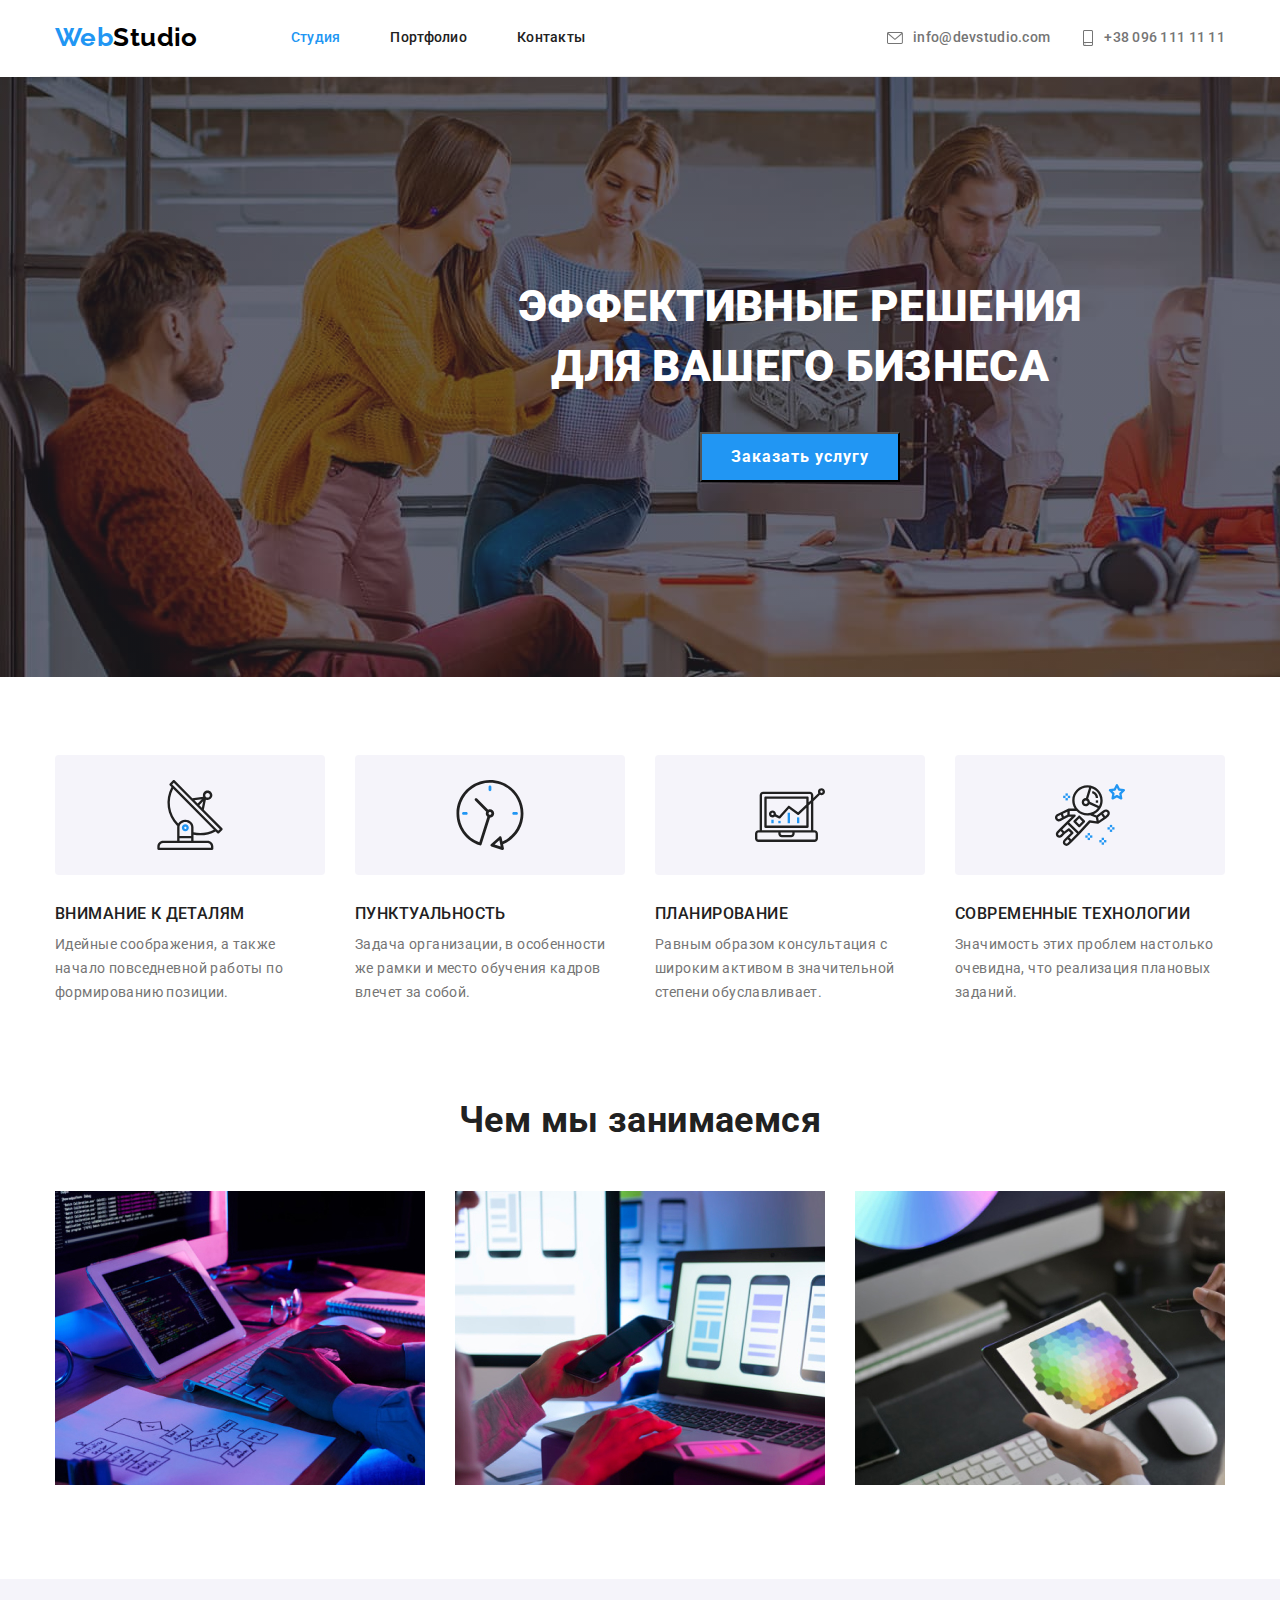
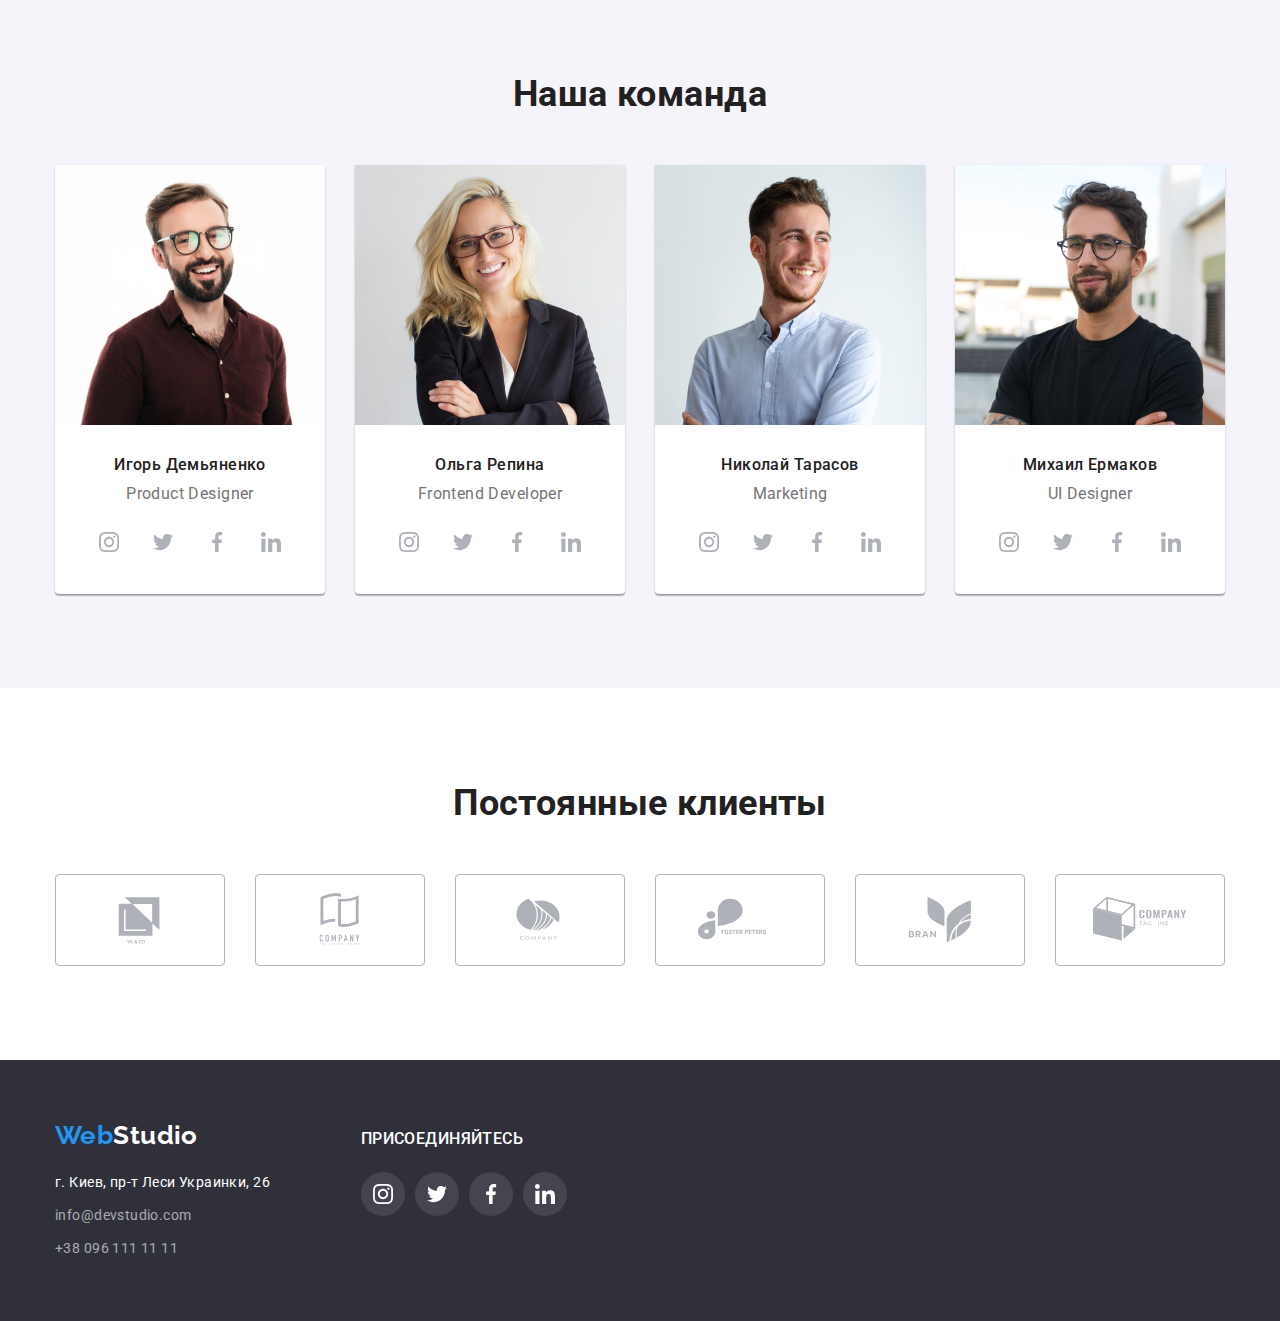
<file: index.html>
<!DOCTYPE html>
<html lang="ru">

<head>
    <meta charset="UTF-8">
    <meta http-equiv="X-UA-Compatible" content="IE=edge">
    <meta name="viewport" content="width=device-width, initial-scale=1.0">
    <link rel="stylesheet" href="./css/modern-normalize.css">
    <link rel="preconnect" href="https://fonts.gstatic.com">
    <link
        href="https://fonts.googleapis.com/css2?family=Raleway:wght@700&family=Roboto:wght@400;500;700;900&display=swap"
        rel="stylesheet">
    <link rel="stylesheet" href="./css/styles.css">
    <title>Document</title>
</head>

<template class="icons">
    <svg class="iconos">
        <use href="./img/svg/sprite.svg#icon-instagram"></use>
    </svg>
    <svg class="iconos">
        <use href="./img/svg/sprite.svg#icon-twitter"></use>
    </svg>
    <svg class="iconos">
        <use href="./img/svg/sprite.svg#icon-facebook"></use>
    </svg>
    <svg class="iconos">
        <use href="./img/svg/sprite.svg#icon-linkedin"></use>
    </svg>
    <svg class="iconos">
        <use href="./img/svg/sprite.svg#icon-mail"></use>
    </svg>
    <svg class="iconos">
        <use href="./img/svg/sprite.svg#icon-smartphone"></use>
    </svg>
    <svg class="iconos">
        <use href="./img/svg/sprite.svg#icon-Logo-1"></use>
    </svg>
    <svg class="iconos">
        <use href="./img/svg/sprite.svg#icon-Logo-2"></use>
    </svg>
    <svg class="iconos">
        <use href="./img/svg/sprite.svg#icon-Logo-3"></use>
    </svg>
    <svg class="iconos">
        <use href="./img/svg/sprite.svg#icon-Logo-4"></use>
    </svg>
    <svg class="iconos">
        <use href="./img/svg/sprite.svg#icon-Logo-5"></use>
    </svg>
    <svg class="iconos">
        <use href="./img/svg/sprite.svg#icon-Logo-6"></use>
    </svg>
</template>

<body>
    <!--Шапка сайта-->
    <header>
        <div class="container total-main-nav">
            <nav class="main-nav">
                <a href="./index.html" class="logo">
                    Web<span class="logo-black-part">Studio</span>
                </a>
                <ul class="navigation list">
                    <li class="item"><a href="./index.html" class="current link">Студия</a></li>
                    <li class="item"><a href="./portfolio.html" class="link">Портфолио</a></li>
                    <li class="item"><a href="" class="link">Контакты</a></li>
                </ul>
            </nav>
            <ul class=" navigation list cont">
                <li class="item">
                    <a href=" mailto:info@devstudio.com" class="link mail">
                        <svg class="icon-contacts">
                            <use href="./img/svg/sprite.svg#icon-mail"></use>
                        </svg>
                        info@devstudio.com</a>
                </li>
                <li class="item">
                    <a href="tel:+380961111111" class="link icon cellphone">
                        <svg class="icon-contacts phone">
                            <use href="./img/svg/sprite.svg#icon-smartphone"></use>
                        </svg>
                        +38 096 111 11 11</a>
                </li>
            </ul>
        </div>
    </header>

    <main>

        <section class="hero">
            <div class="container">
                <h1 class="hero-title">Эффективные решения <br>для вашего бизнеса</br></h1>
                <button class="buttons" type="button" data-modal-open>Заказать услугу</button>
            </div>
        </section>

        <!--Особенности-->

        <section class="featur">
            <div class="container ">
                <h2 class="invisible-title">Особенности</h2>
                <ul class="features list">
                    <li class="item img-features icon-antenna">
                        <h3>Внимание к деталям</h3>
                        <p>
                            Идейные соображения, а также начало повседневной работы по формированию позиции.
                        </p>
                    </li>
                    <li class="item img-features icon-clock">
                        <h3>Пунктуальность</h3>
                        <p>
                            Задача организации, в особенности же рамки и место обучения кадров влечет за собой.
                        </p>
                    </li>
                    <li class="item img-features icon-diagram">
                        <h3>Планирование</h3>
                        <p>
                            Равным образом консультация с широким активом в значительной степени обуславливает.
                        </p>
                    </li>
                    <li class="item img-features icon-astronaut">
                        <h3>Современные технологии</h3>
                        <p>
                            Значимость этих проблем настолько очевидна, что реализация плановых заданий.
                        </p>
                    </li>
                </ul>
            </div>
        </section>

        <!--Чем мы занимаемся-->
        <section class="what-we-do">
            <div class="container">
                <h2 class="title">Чем мы занимаемся</h2>
                <ul class="list content">
                    <li class="item block">
                        <img src="img/box-1.jpg" alt="image-programer-working-his-desk-office" width="370">
                        <div class="content-box">
                            <p class="content-box-description">Десктопные приложения</p>
                        </div>
                    </li>
                    <li class="item block">
                        <img src="img/box-2.jpg" alt="web-designers-are-developing-application" width="370">
                        <div class="content-box">
                            <p class="content-box-description">Мобильные приложения</p>
                        </div>
                    <li class="item block">
                        <img src="img/box-3.jpg"
                            alt="creative-artist-web-design-with-working-colour-selection-graphic-tablet" width="370">
                        <div class="content-box">
                            <p class="content-box-description">Дизайнерские решения</p>
                        </div>
                </ul>
            </div>
        </section>

        <!--Наша команда-->
        <section class="our-team">
            <div class="container">
                <h2 class="title">Наша команда</h2>
                <ul class="team-card list">
                    <li class="item card">
                        <img src="img/team-card-1.jpg" alt="img-card-1" width="270">
                        <div class="card-text">
                            <h3>Игорь Демьяненко</h3>
                            <p>Product Designer</p>
                            <ul class="list icon-list">
                                <li>
                                    <a href="#">
                                        <svg class="card-icons">
                                            <use href="./img/svg/sprite.svg#icon-instagram"> </use>
                                        </svg>

                                    </a>
                                </li>
                                <li>
                                    <a href="#">
                                        <svg class="card-icons">
                                            <use href="./img/svg/sprite.svg#icon-twitter"></use>
                                        </svg>

                                    </a>
                                </li>
                                <li>
                                    <a href="#">
                                        <svg class="card-icons">
                                            <use href="./img/svg/sprite.svg#icon-facebook"></use>
                                        </svg>

                                    </a>
                                </li>
                                <li>
                                    <a href="#">
                                        <svg class="card-icons">
                                            <use href="./img/svg/sprite.svg#icon-linkedin"></use>
                                        </svg>
                                    </a>
                                </li>
                            </ul>
                        </div>
                    </li>
                    <li class="item card">
                        <img src="img/team-card-2.jpg" alt="img-card-2" width="270">
                        <div class="card-text">
                            <h3>Ольга Репина</h3>
                            <p>Frontend Developer</p>
                            <ul class="list icon-list">
                                <li>
                                    <a href="#">
                                        <svg class="card-icons">
                                            <use href="./img/svg/sprite.svg#icon-instagram"></use>
                                        </svg>

                                    </a>
                                </li>
                                <li>
                                    <a href="#">
                                        <svg class="card-icons">
                                            <use href="./img/svg/sprite.svg#icon-twitter"></use>
                                        </svg>

                                    </a>
                                </li>
                                <li>
                                    <a href="#">
                                        <svg class="card-icons">
                                            <use href="./img/svg/sprite.svg#icon-facebook"></use>
                                        </svg>

                                    </a>
                                </li>
                                <li>
                                    <a href="#">
                                        <svg class="card-icons">
                                            <use href="./img/svg/sprite.svg#icon-linkedin"></use>
                                        </svg>
                                    </a>
                                </li>
                            </ul>
                        </div>
                    </li>
                    <li class="item card">
                        <img src="img/team-card-3.jpg" alt="img-card-3" width="270">
                        <div class="card-text">
                            <h3>Николай Тарасов</h3>
                            <p>Marketing</p>
                            <ul class="list icon-list">
                                <li>
                                    <a href="#">
                                        <svg class="card-icons">
                                            <use href="./img/svg/sprite.svg#icon-instagram"></use>
                                        </svg>

                                    </a>
                                </li>
                                <li>
                                    <a href="#">
                                        <svg class="card-icons">
                                            <use href="./img/svg/sprite.svg#icon-twitter"></use>
                                        </svg>

                                    </a>
                                </li>
                                <li>
                                    <a href="#">
                                        <svg class="card-icons">
                                            <use href="./img/svg/sprite.svg#icon-facebook"></use>
                                        </svg>

                                    </a>
                                </li>
                                <li>
                                    <a href="#">
                                        <svg class="card-icons">
                                            <use href="./img/svg/sprite.svg#icon-linkedin"></use>
                                        </svg>
                                    </a>
                                </li>
                            </ul>
                        </div>
                    </li>
                    <li class="item card">
                        <img src="img/team-card-4.jpg" alt="img-card-4" width="270">
                        <div class="card-text">
                            <h3>Михаил Ермаков</h3>
                            <p>UI Designer</p>
                            <ul class="list icon-list">
                                <li>
                                    <a href="#">
                                        <svg class="card-icons">
                                            <use href="./img/svg/sprite.svg#icon-instagram"></use>
                                        </svg>

                                    </a>
                                </li>
                                <li>
                                    <a href="#">
                                        <svg class="card-icons">
                                            <use href="./img/svg/sprite.svg#icon-twitter"></use>
                                        </svg>

                                    </a>
                                </li>
                                <li>
                                    <a href="#">
                                        <svg class="card-icons">
                                            <use href="./img/svg/sprite.svg#icon-facebook"></use>
                                        </svg>

                                    </a>
                                </li>
                                <li>
                                    <a href="#">
                                        <svg class="card-icons">
                                            <use href="./img/svg/sprite.svg#icon-linkedin"></use>
                                        </svg>
                                    </a>
                                </li>
                            </ul>
                        </div>
                    </li>
                </ul>
            </div>
        </section>
        <!-- Постоянные клиенты -->
        <section class="our-clients">
            <div class="container">
                <h2 class="title">Постоянные клиенты</h2>
                <ul class="clients-list list">
                    <li>
                        <a href="#">
                            <svg class="company-logo">
                                <use href="./img/svg/sprite.svg#icon-Logo-1"></use>
                            </svg>
                        </a>
                    </li>
                    <li>
                        <a href="#">
                            <svg class="company-logo">
                                <use href="./img/svg/sprite.svg#icon-Logo-2"></use>
                            </svg>
                        </a>
                    </li>
                    <li>
                        <a href="#">
                            <svg class="company-logo">
                                <use href="./img/svg/sprite.svg#icon-Logo-3"></use>
                            </svg>
                        </a>
                    </li>
                    <li>
                        <a href="#">
                            <svg class="company-logo">
                                <use href="./img/svg/sprite.svg#icon-Logo-4"></use>
                            </svg>
                        </a>
                    </li>
                    <li>
                        <a href="#">
                            <svg class="company-logo">
                                <use href="./img/svg/sprite.svg#icon-Logo-5"></use>
                            </svg>
                        </a>
                    </li>
                    <li>
                        <a href="#">
                            <svg class="company-logo">
                                <use href="./img/svg/sprite.svg#icon-Logo-6"></use>
                            </svg>
                        </a>
                    </li>
                </ul>
            </div>
        </section>
    </main>

    <!-- модальное окно -->
    <div class="backdrop is-hidden" data-modal>
        <div class="modal">
            <button class="close-modal" data-modal-close>
                <svg class="close-modal-element">
                    <use href="./img/svg/sprite.svg#icon-close-black"></use>
                </svg>
            </button>

        </div>
    </div>
    <!-- футер -->
    <footer class="footer-section">

        <div class="container footer-block">
            <div>
                <a class="logo" href="./index.html">
                    Web<span class="logo-white-part">Studio</span>
                </a>
                <address class="navigation bottom-contacts">
                    <ul class="list">
                        <li class="contacts white"><a href="https://goo.gl/maps/8h1LLdM3j7cUWd1i9" target="_blank"
                                rel="noreferrer noopener">г.
                                Киев,
                                пр-т Леси Украинки, 26</a></li>
                        <li class="contacts"><a href="mailto:info@devstudio.com">info@devstudio.com</a></li>
                        <li class="contacts"><a href="tel:+380961111111">+38 096 111 11 11</a></li>
                    </ul>
            </div>
            </address>
            <div class="footer-social-links">
                <h3>присоединяйтесь</h3>
                <ul class="list icon-list footer-list-icon">
                    <li>
                        <a href="#">
                            <svg class="card-icons footer-icons">
                                <use href="./img/svg/sprite.svg#icon-instagram"></use>
                            </svg>

                        </a>
                    </li>
                    <li>
                        <a href="#">
                            <svg class="card-icons footer-icons">
                                <use href="./img/svg/sprite.svg#icon-twitter"></use>
                            </svg>

                        </a>
                    </li>
                    <li>
                        <a href="#">
                            <svg class="card-icons footer-icons">
                                <use href="./img/svg/sprite.svg#icon-facebook"></use>
                            </svg>

                        </a>
                    </li>
                    <li>
                        <a href="#">
                            <svg class="card-icons footer-icons">
                                <use href="./img/svg/sprite.svg#icon-linkedin"></use>
                            </svg>
                        </a>
                    </li>
                </ul>
            </div>
        </div>

    </footer>

    <script src="./js/modal.js"></script>
</body>

</html>
</file>
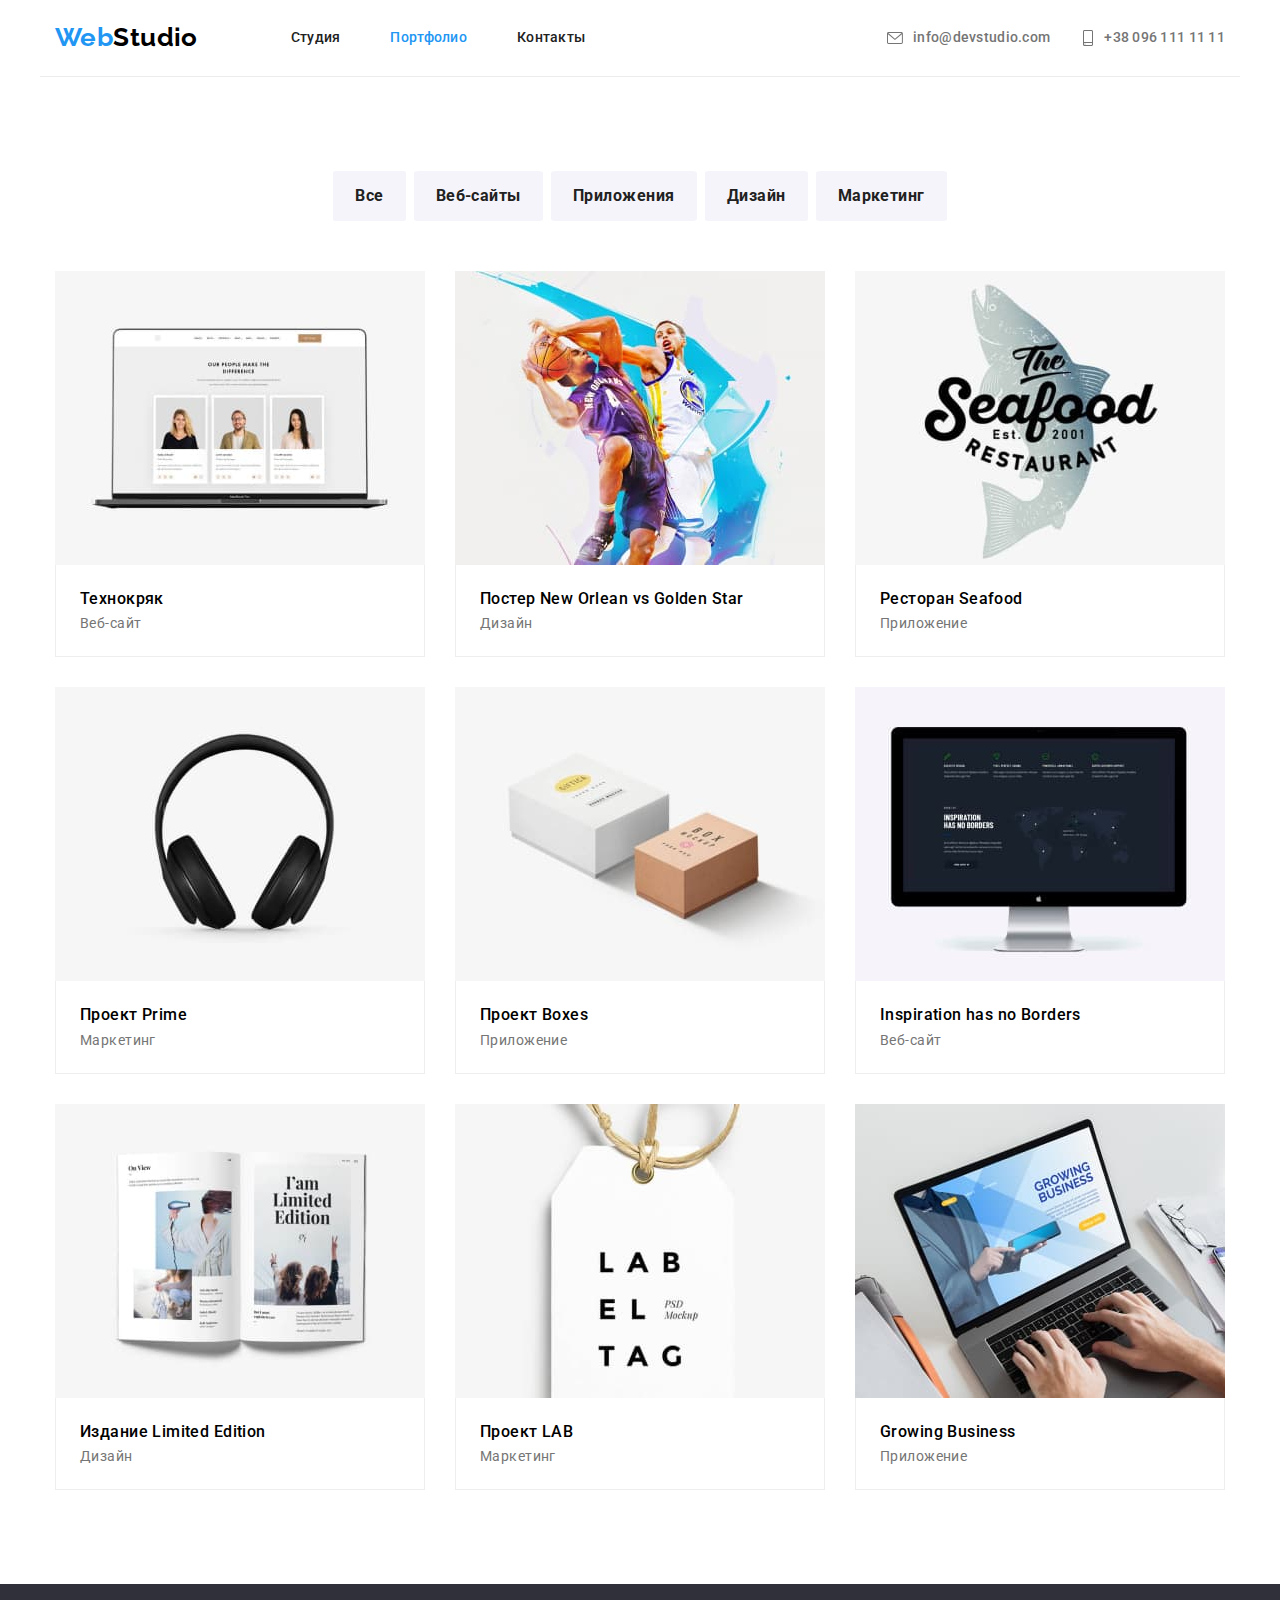
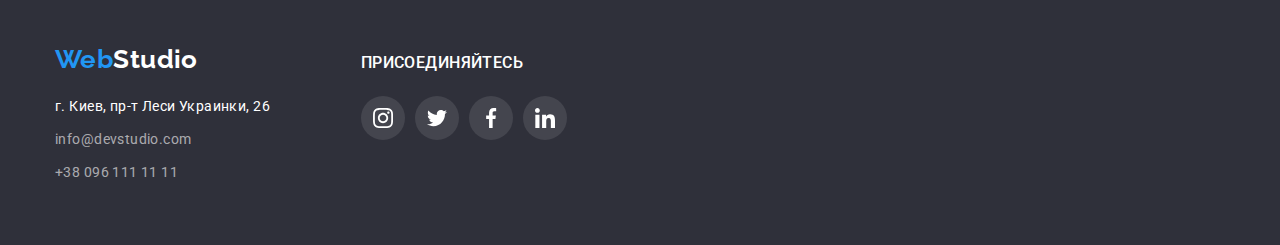
<file: portfolio.html>
<!DOCTYPE html>
<html lang="ru">

<head>
    <meta charset="UTF-8">
    <meta http-equiv="X-UA-Compatible" content="IE=edge">
    <meta name="viewport" content="width=device-width, initial-scale=1.0">
    <link rel="stylesheet" href="./css/modern-normalize.css">
    <link rel="preconnect" href="https://fonts.gstatic.com">
    <link
        href="https://fonts.googleapis.com/css2?family=Raleway:wght@700&family=Roboto:wght@400;500;700;900&display=swap"
        rel="stylesheet">
    <link rel="stylesheet" href="./css/styles.css">
    <title>Document</title>
</head>

<body>
    <!--Шапка сайта-->
    <header>
        <div class="container total-main-nav">
            <nav class="main-nav">
                <a href="./index.html" class="logo">
                    Web<span class="logo-black-part">Studio</span>
                </a>
                <ul class="navigation list">
                    <li class="item"><a href="./index.html" class="link">Студия</a></li>
                    <li class="item"><a href="./portfolio.html" class="current link">Портфолио</a></li>
                    <li class="item"><a href="" class="link">Контакты</a></li>
                </ul>
            </nav>
            <ul class=" navigation list cont">
                <li class="item icon">
                    <a href=" mailto:info@devstudio.com" class="link mail">
                        <svg class="icon-contacts">
                            <use href="./img/svg/sprite.svg#icon-mail"></use>
                        </svg>
                        info@devstudio.com</a>
                </li>
                <li class="item icon">
                    <a href="tel:+380961111111" class="link icon cellphone">
                        <svg class="icon-contacts phone">
                            <use href="./img/svg/sprite.svg#icon-smartphone"></use>
                        </svg>
                        +38 096 111 11 11</a>
                </li>
            </ul>
        </div>
    </header>

    <main>
        <section class="container">
            <h1 class="invisible-title">Портфолио</h1>
            <div class="portfolio">
                <ul class="filter-buttons list">
                    <li class="item"><button class="buttons filter" type="button">Все</button></li>
                    <li class="item"><button class="buttons filter" type="button">Веб-сайты</button></li>
                    <li class="item"><button class="buttons filter" type="button">Приложения</button></li>
                    <li class="item"><button class="buttons filter" type="button">Дизайн</button></li>
                    <li class="item"><button class="buttons filter" type="button">Маркетинг</button></li>
                </ul>
            </div>
            <div class="projects-section">
                <h2 class=" invisible-title">Проэкты</h2>
                <ul class=" projects list">
                    <li class="item project-card">
                        <a class="link" href="#">
                            <div class="portfolio-tool">
                                <img src="img/img-1.jpg" alt="portfolio1" width="370">
                                <div class="overlay">
                                    <div class="project-card-description">
                                        <p>Технокряк это современная площадка распространения
                                            коронавируса. Компании используют эту
                                            платформу для цифрового
                                            шпионажа и атак на защищённые сервера конкурентов.</p>
                                    </div>
                                </div>
                            </div>
                            <div class="projects-text-description">
                                <h3>Технокряк</h3>
                                <p>Веб-сайт</p>
                            </div>
                        </a>
                    </li>
                    <li class="item project-card">
                        <a class="link" href="#">
                            <div class="portfolio-tool">
                                <img src="img/img-2.jpg" alt="portfolio2" width="370">
                                <div class="overlay">
                                    <div class="project-card-description">
                                        <p>Lorem ipsum dolor sit amet consectetur adipisicing elit. Error possimus
                                            provident
                                            ex
                                            quisquam modi, eveniet totam obcaecati ad sint eligendi atque illum quas
                                            distinctio.
                                            Hic ipsam rerum incidunt molestias odit.</p>
                                    </div>
                                </div>
                            </div>
                            <div class="projects-text-description">
                                <h3>Постер New Orlean vs Golden Star</h3>
                                <p>Дизайн</p>
                            </div>
                        </a>
                    </li>
                    <li class="item project-card">
                        <a class="link" href="#">
                            <div class="portfolio-tool">
                                <img src="img/img-3.jpg" alt="portfolio3" width="370">
                                <div class="overlay">
                                    <div class="project-card-description">
                                        <p>Lorem ipsum dolor sit amet consectetur adipisicing elit. Error possimus
                                            provident
                                            ex
                                            quisquam modi, eveniet totam obcaecati ad sint eligendi atque illum quas
                                            distinctio.
                                            Hic ipsam rerum incidunt molestias odit.</p>
                                    </div>
                                </div>
                            </div>
                            <div class="projects-text-description">
                                <h3>Ресторан Seafood</h3>
                                <p>Приложение</p>
                            </div>
                        </a>
                    </li>
                    <li class="item project-card">
                        <a class="link" href="#">
                            <div class="portfolio-tool">
                                <img src="img/img-4.jpg" alt="portfolio4" width="370">
                                <div class="overlay">
                                    <div class="project-card-description">
                                        <p>Lorem ipsum dolor sit amet consectetur adipisicing elit. Error possimus
                                            provident
                                            ex
                                            quisquam modi, eveniet totam obcaecati ad sint eligendi atque illum quas
                                            distinctio.
                                            Hic ipsam rerum incidunt molestias odit.</p>
                                    </div>
                                </div>
                            </div>
                            <div class="projects-text-description">
                                <h3>Проект Prime</h3>
                                <p>Маркетинг</p>
                            </div>
                        </a>
                    </li>
                    <li class="item project-card">
                        <a class="link" href="#">
                            <div class="portfolio-tool">
                                <img src="img/img-5.jpg" alt="portfolio5" width="370">
                                <div class="overlay">
                                    <div class="project-card-description">
                                        <p>Lorem ipsum dolor sit amet consectetur adipisicing elit. Error possimus
                                            provident
                                            ex
                                            quisquam modi, eveniet totam obcaecati ad sint eligendi atque illum quas
                                            distinctio.
                                            Hic ipsam rerum incidunt molestias odit.</p>
                                    </div>
                                </div>
                            </div>
                            <div class="projects-text-description">
                                <h3>Проект Boxes</h3>
                                <p>Приложение</p>
                            </div>
                        </a>
                    </li>
                    <li class="item project-card">
                        <a class="link" href="#">
                            <div class="portfolio-tool">
                                <img src="img/img-6.jpg" alt="portfolio6" width="370">
                                <div class="overlay">
                                    <div class="project-card-description">
                                        <p>Lorem ipsum dolor sit amet consectetur adipisicing elit. Error possimus
                                            provident
                                            ex
                                            quisquam modi, eveniet totam obcaecati ad sint eligendi atque illum quas
                                            distinctio.
                                            Hic ipsam rerum incidunt molestias odit.</p>
                                    </div>
                                </div>
                            </div>
                            <div class="projects-text-description">
                                <h3>Inspiration has no Borders</h3>
                                <p>Веб-сайт</p>
                            </div>
                        </a>
                    </li>
                    <li class="item project-card">
                        <a class="link" href="#">
                            <div class="portfolio-tool">
                                <img src="img/img-7.jpg" alt="portfolio7" width="370">
                                <div class="overlay">
                                    <div class="project-card-description">
                                        <p>Lorem ipsum dolor sit amet consectetur adipisicing elit. Error possimus
                                            provident
                                            ex
                                            quisquam modi, eveniet totam obcaecati ad sint eligendi atque illum quas
                                            distinctio.
                                            Hic ipsam rerum incidunt molestias odit.</p>
                                    </div>
                                </div>
                            </div>
                            <div class="projects-text-description">
                                <h3>Издание Limited Edition</h3>
                                <p>Дизайн</p>
                            </div>
                        </a>
                    </li>
                    <li class="item project-card">
                        <a class="link" href="#">
                            <div class="portfolio-tool">
                                <img src="img/img-8.jpg" alt="portfolio8" width="370">
                                <div class="overlay">
                                    <div class="project-card-description">
                                        <p>Lorem ipsum dolor sit amet consectetur adipisicing elit. Error possimus
                                            provident
                                            ex
                                            quisquam modi, eveniet totam obcaecati ad sint eligendi atque illum quas
                                            distinctio.
                                            Hic ipsam rerum incidunt molestias odit.</p>
                                    </div>
                                </div>
                            </div>
                            <div class="projects-text-description">
                                <h3>Проект LAB</h3>
                                <p>Маркетинг</p>
                            </div>
                        </a>
                    </li>
                    <li class="item project-card">
                        <a class="link" href="#">
                            <div class="portfolio-tool">
                                <img src="img/img-9.jpg" alt="portfolio9" width="370">
                                <div class="overlay">

                                    <div class="project-card-description">
                                        <p>Lorem ipsum dolor sit amet consectetur adipisicing elit. Error possimus
                                            provident
                                            ex
                                            quisquam modi, eveniet totam obcaecati ad sint eligendi atque illum quas
                                            distinctio.
                                            Hic ipsam rerum incidunt molestias odit.</p>
                                    </div>
                                </div>
                            </div>
                            <div class="projects-text-description">
                                <h3>Growing Business</h3>
                                <p>Приложение</p>
                            </div>
                        </a>
                    </li>
                </ul>
            </div>
        </section>
    </main>

    <!-- футер -->
    <footer class="footer-section">

        <div class="container footer-block">
            <div>
                <a class="logo" href="./index.html">
                    Web<span class="logo-white-part">Studio</span>
                </a>
                <address class="navigation bottom-contacts">
                    <ul class="list">
                        <li class="contacts white"><a href="https://goo.gl/maps/8h1LLdM3j7cUWd1i9" target="_blank"
                                rel="noreferrer noopener">г.
                                Киев,
                                пр-т Леси Украинки, 26</a></li>
                        <li class="contacts"><a href="mailto:info@devstudio.com">info@devstudio.com</a></li>
                        <li class="contacts"><a href="tel:+380961111111">+38 096 111 11 11</a></li>
                    </ul>
            </div>
            </address>
            <div class="footer-social-links">
                <h3>присоединяйтесь</h3>
                <ul class="list icon-list footer-list-icon">
                    <li>
                        <a href="#">
                            <svg class="card-icons footer-icons">
                                <use href="./img/svg/sprite.svg#icon-instagram"></use>
                            </svg>

                        </a>
                    </li>
                    <li>
                        <a href="#">
                            <svg class="card-icons footer-icons">
                                <use href="./img/svg/sprite.svg#icon-twitter"></use>
                            </svg>

                        </a>
                    </li>
                    <li>
                        <a href="#">
                            <svg class="card-icons footer-icons">
                                <use href="./img/svg/sprite.svg#icon-facebook"></use>
                            </svg>

                        </a>
                    </li>
                    <li>
                        <a href="#">
                            <svg class="card-icons footer-icons">
                                <use href="./img/svg/sprite.svg#icon-linkedin"></use>
                            </svg>
                        </a>
                    </li>
                </ul>
            </div>
        </div>

    </footer>
    </div>

    </footer>
</body>

</html>
</file>
<file: css/styles.css>
:root {
  --text-color: #212121;
  --background-main: #fff;
  --background-footer: #2f303a;
  --excretion-color: #2196f3;
  --background-fon: #f5f4fa;
  --contact-color: #757575;
  --social-icon-color: #afb1b8;
  --background-icons: #ffffff1a;
}

a {
  text-decoration: none;
  color: #000;
}

ul {
  list-style: none;
}

p {
  color: #757575;
  font-weight: 400;
}

h3 {
  margin: 0;
  font-size: 16px;
  font-weight: 500;
}

h2 {
  font-weight: 700;
  font-size: 36px;
  line-height: 1.17;
}

h1 {
  font-weight: 900;
  font-size: 44px;
  line-height: 1.36;
  color: #fff;
  text-transform: uppercase;
  text-align: center;
}

img {
  display: block;
  max-width: 100%;
}

button {
  transition-property: background-color;
  transition-duration: 250ms;
  transition-timing-function: cubic-bezier(0.4, 0, 0.2, 1);
}

button:hover,
button:focus {
  background-color: var(--excretion-color);
  color: #fff;
}

body {
  font-family: 'roboto';
  font-size: 14px;
  line-height: 1.71;
  background-color: var(--background-main);
  color: var(--text-color);
  letter-spacing: 0.03em;
}

address {
  font-style: normal;
}

.container {
  width: 1200px;
  padding-left: 15px;
  padding-right: 15px;
  margin-left: auto;
  margin-right: auto;
}
.list {
  margin: 0;
  padding: 0;
  list-style: none;
}

.total-main-nav {
  display: flex;
  border-bottom: 1px solid #ececec;
}

.main-nav {
  display: flex;
  align-items: center;
}

.navigation a {
  transition-property: color;
  transition-duration: 250ms;
  transition-timing-function: cubic-bezier(0.4, 0, 0.2, 1);
}

.navigation a:hover,
.navigation a:focus {
  color: var(--excretion-color);
}

.navigation {
  display: flex;
}
.navigation .link {
  display: block;
  padding-top: 30px;
  padding-bottom: 30px;

  color: var(--text-color);
  font-weight: 500;
  line-height: 1.14;
  letter-spacing: 0.02em;
  font-style: normal;
}
.navigation .item:not(:last-child) {
  margin-right: 50px;
}

.icon-contacts {
  width: 16px;
  height: 12px;
  margin-right: 10px;
  fill: currentColor;
}
.navigation .phone {
  width: 12px;
  height: 16px;
}

.icon {
  display: flex;
  justify-content: center;
  align-items: center;
}

.icon-contacts:hover,
.icon-contacts:focus {
  fill: var(--excretion-color);
}

.cont .link {
  display: flex;
  align-items: center;
  color: var(--contact-color);
}

.cont {
  margin-left: auto;
}

.cont .item:first-child {
  margin-right: 32px;
}

.hero {
  width: 1600px;
  height: 600px;
  text-align: center;
  padding-top: 200px;
  padding-bottom: 200px;
  margin-left: auto;
  margin-right: auto;
  background-image: linear-gradient(
      to right,
      rgba(47, 48, 58, 0.4),
      rgba(47, 48, 58, 0.4)
    ),
    url(../img/background-Img.jpg);
}
.hero-title {
  margin: 0;
  margin-bottom: 35px;
}

.hero .buttons {
  color: #fff;
}

/* head */

.buttons {
  background-color: #2196f3;
  color: var(--text-color);
  cursor: pointer;
  font-family: inherit;
  font-size: 16px;
  line-height: 1.87;
  font-weight: 700;
  letter-spacing: 0.06em;
  width: 200px;
  height: 50px;
}

.logo {
  display: flex;
  font-family: Raleway;
  font-weight: 700;
  font-size: 26px;
  line-height: 1.2;
  color: var(--excretion-color);
  margin-right: 93px;
}
.logo-black-part {
  color: #000000;
}
.logo-white-part {
  color: #ffffff;
}

.navigation .current {
  color: var(--excretion-color);
  position: relative;
}

.navigation .current::after {
  position: absolute;
  left: 0;
  bottom: -2px;
  content: '';
  display: block;
  width: 100%;
  height: 4px;
  border-radius: 2px;
  background-color: var(--excretion-color);
  display: none;
}
.navigation .current:hover::after,
.navigation .current:focus::after {
  display: block;
}

.invisible-title {
  display: none;
}

.featur {
  padding-top: 78px;
}

.features {
  display: flex;
}

.features .item {
  width: 270px;
}
.features .item:not(:last-child) {
  margin-right: 30px;
}

.features > li > h3 {
  margin-top: 0;
  margin-bottom: 10px;
  line-height: 1.14;
  text-transform: uppercase;
}
.features p {
  margin-top: 0;
  margin-bottom: 0;
}

.img-features::before {
  content: '';
  display: block;
  height: 120px;
  background-size: contain;
  background-repeat: no-repeat;
  background-position: center;
  margin-bottom: 30px;
  border-radius: 4px;
  background-color: var(--background-fon);
}

.icon-antenna::before {
  background-size: 70px;
  background-image: url(../img/svg/antenna.svg);
}

.icon-clock::before {
  background-size: 70px;
  background-image: url(../img/svg/clock.svg);
}

.icon-diagram::before {
  background-size: 70px;
  background-image: url(../img/svg/diagram.svg);
}

.icon-astronaut::before {
  background-size: 70px;
  background-image: url(../img/svg/astronaut.svg);
}

.what-we-do .title {
  margin: 0;
  margin-bottom: 50px;
  text-align: center;
}

.what-we-do .content {
  display: flex;
  flex-wrap: wrap;
}

.what-we-do .item:not(:last-child) {
  margin-right: 30px;
}
.what-we-do {
  padding-top: 94px;
  padding-bottom: 94px;
}

.block{
  position: relative;
  overflow: hidden;
}

.content-box p{
  justify-content: center;
  align-items: center;
  display: flex;
  font-weight: 700;
  line-height: 1.14;
  text-transform: uppercase;
  color: var(--background-main);
}

.content-box-description {
  position: absolute;
  left: 0;
  bottom: 0;
  width: 100%;
  height: 70px;
  background: #2F303ACC;
  transform: translateY(100%);
  transition-property: transform: translateY;
  transition-duration: 250ms;
  transition-timing-function: cubic-bezier(0.4, 0, 0.2, 1);

}

.block:hover .content-box-description{
  transform: translateY(0);
}

.our-team {
  background-color: var(--background-fon);
  padding-bottom: 94px;
  padding-top: 94px;
}

.our-team h3,
p {
  margin-top: 0;
  margin-bottom: 0;
}

.our-team .title {
  margin: 0;
  margin-bottom: 50px;
  text-align: center;
}

.our-team .team-card {
  display: flex;
  flex-wrap: wrap;
  font-size: 16px;
  line-height: 1.2;
}

.our-team .item:not(:last-child) {
  margin-right: 30px;
}

.our-team h3 {
  margin-bottom: 10px;
}

.card-text {
  padding-top: 30px;
  padding-bottom: 30px;
  text-align: center;
}

.card {
  border-radius: 0px 0px 4px 4px;
  box-shadow: 0px 1px 3px rgba(0, 0, 0, 0.12), 0px 1px 1px rgba(0, 0, 0, 0.14),
    0px 2px 1px rgba(0, 0, 0, 0.2);
}

.icon-list {
  display: flex;
  justify-content: center;
  margin-top: 16px;
}

.icon-list a {
  display: flex;
  border-radius: 50%;
  width: 44px;
  height: 44px;
  justify-content: center;
  align-items: center;
  fill: var(--social-icon-color);
  background-color: var(--background-icons);
  transition-property: background-color, fill;
  transition-duration: 250ms;
  transition-timing-function: cubic-bezier(0.4, 0, 0.2, 1);
}

.icon-list li:not(:last-child) {
  margin-right: 10px;
}

.card-icons {
  width: 20px;
  height: 20px;
}

.icon-list a:hover,
.icon-list a:focus {
  background-color: var(--excretion-color);
  fill: var(--background-main);
}

.our-team .card {
  background-color: var(--background-main);
}

.our-clients {
  padding-bottom: 94px;
  padding-top: 94px;
}

.our-clients .title {
  margin: 0;
  text-align: center;
  margin-bottom: 50px;
}

.clients-list {
  display: flex;
}

.clients-list a {
  display: flex;
  border: 1px solid var(--social-icon-color);
  border-radius: 4px;
  width: 170px;
  height: 92px;
  align-items: center;
  justify-content: center;
  fill: var(--social-icon-color);
  transition-property: border-color, fill;
  transition-duration: 250ms;
  transition-timing-function: cubic-bezier(0.4, 0, 0.2, 1);
}

.clients-list li:not(:last-child) {
  margin-right: 30px;
}

.company-logo {
  width: 106px;
  height: 60px;
  transition-property: fill, border-color;
  transition-duration: 200ms;
  transition-timing-function: cubic-bezier(0.4, 0, 0.2, 1);
}

.clients-list a:hover,
.clients-list a:focus,
.company-logo:hover,
.company-logo:focus {
  fill: var(--excretion-color);
  border-color: var(--excretion-color);
}

.filter-buttons {
  display: flex;
  justify-content: center;
  margin-bottom: 50px;
}

.portfolio .item:not(:last-child) {
  margin-right: 8px;
}

.portfolio {
  padding-top: 94px;
}

.filter {
  width: fit-content;
  background-color: var(--background-fon);
  letter-spacing: 0.03em;
  line-height: 26px;
  padding-top: 6px;
  padding-bottom: 6px;
  padding-left: 22px;
  padding-right: 22px;
  border-radius: 4%;
  border: none;
  transition-property: box-shadow, color, background-color;
  transition-duration: 250ms;
  transition-timing-function: cubic-bezier(0.4, 0, 0.2, 1);
}

.filter:hover,
.filter:focus {
  box-shadow: 0px 3px 1px rgba(0, 0, 0, 0.1), 0px 1px 2px rgba(0, 0, 0, 0.08),
    0px 2px 2px rgba(0, 0, 0, 0.12);
}

.projects > li > p {
  line-height: 1.87;
}

.projects > li > h3 {
  letter-spacing: 0.06em;
  line-height: 2;
  margin: 0;
}

.projects {
  display: flex;
  flex-wrap: wrap;
}

.projects .item:not(:nth-child(3n)) {
  margin-right: 30px;
}

.projects .item:not(:nth-last-child(-n + 3)) {
  margin-bottom: 30px;
}

.projects-text-description {
  padding-top: 20px;
  padding-bottom: 20px;
  padding-left: 24px;
  padding-right: 24px;
  border-right: 1px solid #eee;
  border-bottom: 1px solid #eee;
  border-left: 1px solid #eee;
}

.projects-section {
  padding-bottom: 94px;
}

.project-card {
  position: relative;
  overflow: hidden;
  transition-property: box-shadow;
  transition-duration: 250ms;
  transition-timing-function: cubic-bezier(0.4, 0, 0.2, 1);
}

.portfolio-tool{
  position: relative;
  overflow: hidden;
}

.project-card-description p {
  font-size: 18px;
  line-height: 1.55;
  letter-spacing: 0.03em;
  color: var(--background-main);
}

.project-card-description {
  position: absolute;
  width: 322px;
  height: 168px;
  top: 50%;
  left: 50%;
  transform: translate(-50%, -50%);
}

.overlay {
  position: absolute;
  top: 0;
  left: 0;
  width: 100%;
  height: 294px;
  background-color: #2196f3e5;
  transform: translateY(100%);
  opacity: 0;
  transition-property: transform:translateY;
  transition-duration: 250ms;
  transition-timing-function: cubic-bezier(0.4, 0, 0.2, 1);
}

.project-card:hover .overlay,
.project-card a:focus .overlay  {
  opacity: 1;
  transform: translateY(0);
}

.project-card:hover,
.project-card:focus {
  box-shadow: 0px 1px 1px rgba(0, 0, 0, 0.12), 0px 4px 4px rgba(0, 0, 0, 0.06),
    1px 4px 6px rgba(0, 0, 0, 0.16);
}

.backdrop {
  position: fixed;
  top: 0;
  bottom: 0;
  width: 100%;
  height: 100%;
  background-color: #00000033;
  transition-property: opacity, visibility;
  transition-duration: 250ms;
  transition-timing-function: cubic-bezier(0.4, 0, 0.2, 1);
}

.backdrop.is-hidden {
  opacity: 0;
  pointer-events: none;
  visibility: hidden;
}

.modal {
  position: absolute;
  top: 50%;
  left: 50%;
  transform: translate(-50%, -50%);
  min-width: 528px;
  min-height: 581px;
  background-color: #ffffff;
}

.close-modal {
  position: absolute;
  top: 8px;
  right: 8px;
  width: 30px;
  height: 30px;
  border-radius: 50%;
  background-color: #ffffff;
  border: 1px solid #0000001a;
}

.close-modal:hover,
.close-modal:focus {
  background-color: #ffffff;
}

.close-modal-element {
  position: absolute;
  transform: translate3d(-50%, -50%, 0);
  width: 18px;
  height: 18px;
}

footer {
  background-color: var(--background-footer);
}

.footer-section {
  padding-top: 60px;
  padding-bottom: 60px;
}

.footer-social-links {
  flex-direction: column;
  color: white;
  text-transform: uppercase;
  margin-left: 70px;
}

.footer-social-links h3 {
  margin-bottom: 20px;
}

.footer-block {
  display: flex;
  align-items: baseline;
}

.bottom-contacts {
  margin-top: 20px;
}

.navigation .white a {
  color: #fff;
}

.footer-list-icon {
  margin: 0;
}

.contacts a {
  color: rgba(255, 255, 255, 0.6);
}

.footer-icons {
  fill: var(--background-main);
}

.contacts:not(:last-child) {
  margin-bottom: 9px;
}
</file>
